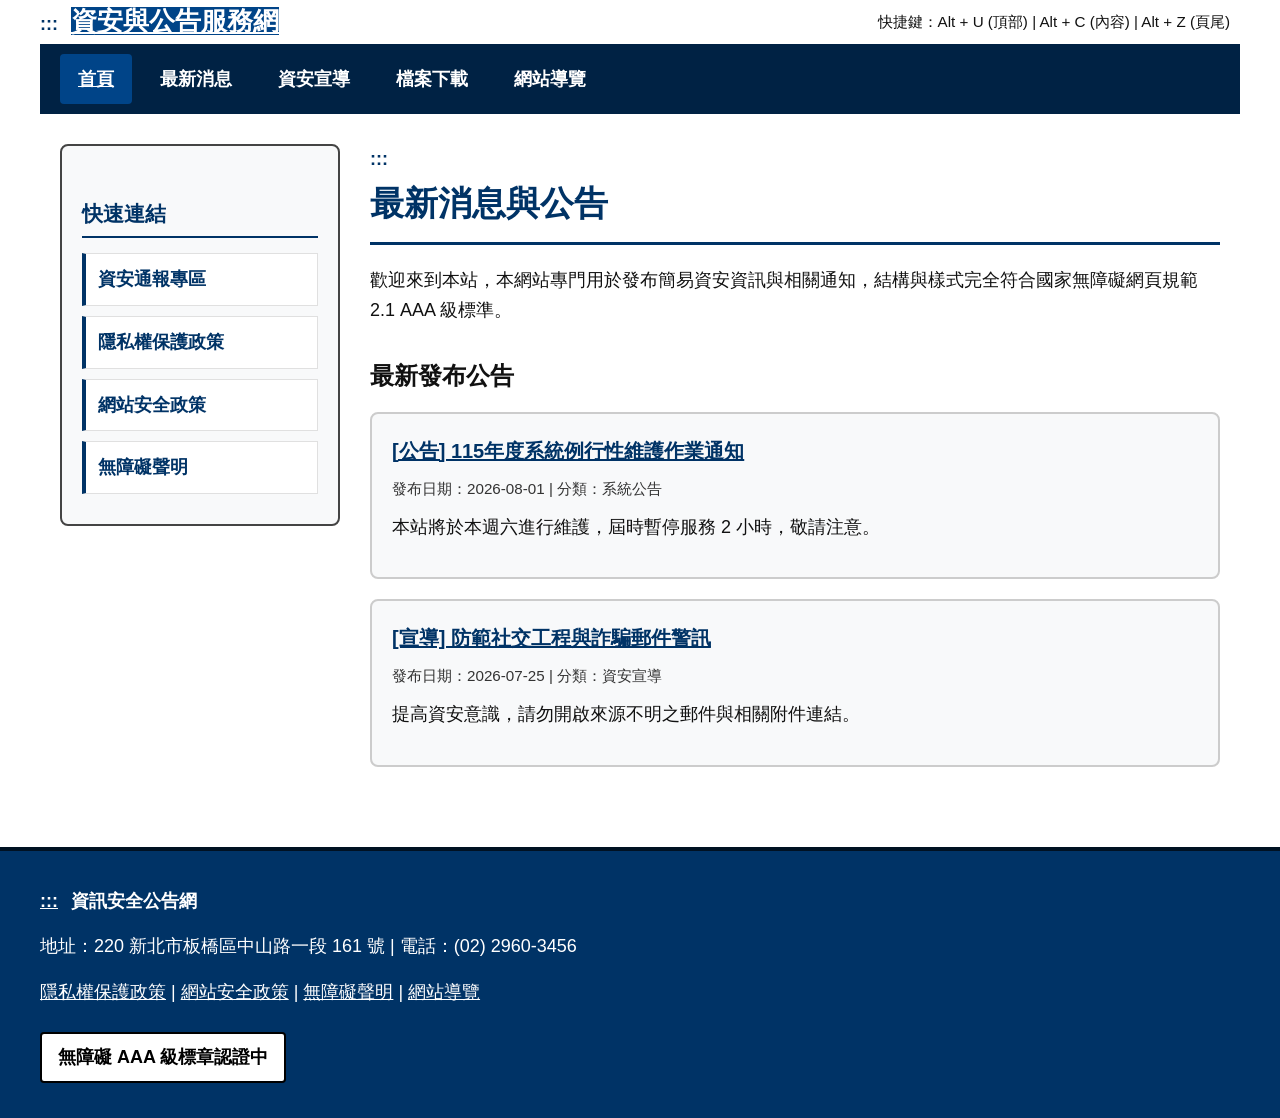
<file: index.html>
<!DOCTYPE html>
<html lang="zh-Hant-TW">
<head>
  <meta charset="UTF-8">
  <meta name="viewport" content="width=device-width, initial-scale=1.0">
  <title>最新消息與公告 - 資訊安全公告網</title>
  
  <!-- 引入全站自動化獨立組件載入器 -->
  <script src="components.js"></script>
</head>
<body>

  <!-- 無障礙跳頁連結 -->
  <a class="skip-link" href="#main-content">跳到主要內容區塊</a>

  <!-- 1. 獨立 Header 組件 -->
  <site-header role="banner" id="header-anchor"></site-header>

  <!-- 2. 獨立 Nav 組件 -->
  <site-nav role="navigation" aria-label="網站主選單" id="common-nav"></site-nav>

  <!-- 3. 中央雙欄主要內容區 -->
  <div class="layout-container">
    
    <!-- 獨立 Aside 側邊欄組件 -->
    <site-aside></site-aside>

    <!-- 頁面核心主要內容 -->
    <main id="main-content" role="main" tabindex="-1">
      <a href="#main-content" class="accesskey-anchor" title="中央內容區快捷鍵 (Alt+C)" accesskey="C">:::</a>
      
      <h1>最新消息與公告</h1>
      <p>歡迎來到本站，本網站專門用於發布簡易資安資訊與相關通知，結構與樣式完全符合國家無障礙網頁規範 2.1 AAA 級標準。</p>

      <h2>最新發布公告</h2>
      <ul class="data-list">
        <li class="data-item">
          <div class="data-item-title">
            <a href="news-detail-01.html">[公告] 115年度系統例行性維護作業通知</a>
          </div>
          <div class="data-item-date">發布日期：2026-08-01 | 分類：系統公告</div>
          <p>本站將於本週六進行維護，屆時暫停服務 2 小時，敬請注意。</p>
        </li>
        <li class="data-item">
          <div class="data-item-title">
            <a href="news-detail-02.html">[宣導] 防範社交工程與詐騙郵件警訊</a>
          </div>
          <div class="data-item-date">發布日期：2026-07-25 | 分類：資安宣導</div>
          <p>提高資安意識，請勿開啟來源不明之郵件與相關附件連結。</p>
        </li>
      </ul>
    </main>

  </div>

  <!-- 4. 獨立 Footer 組件 -->
  <site-footer role="contentinfo" id="footer-anchor"></site-footer>

</body>
</html>
</file>
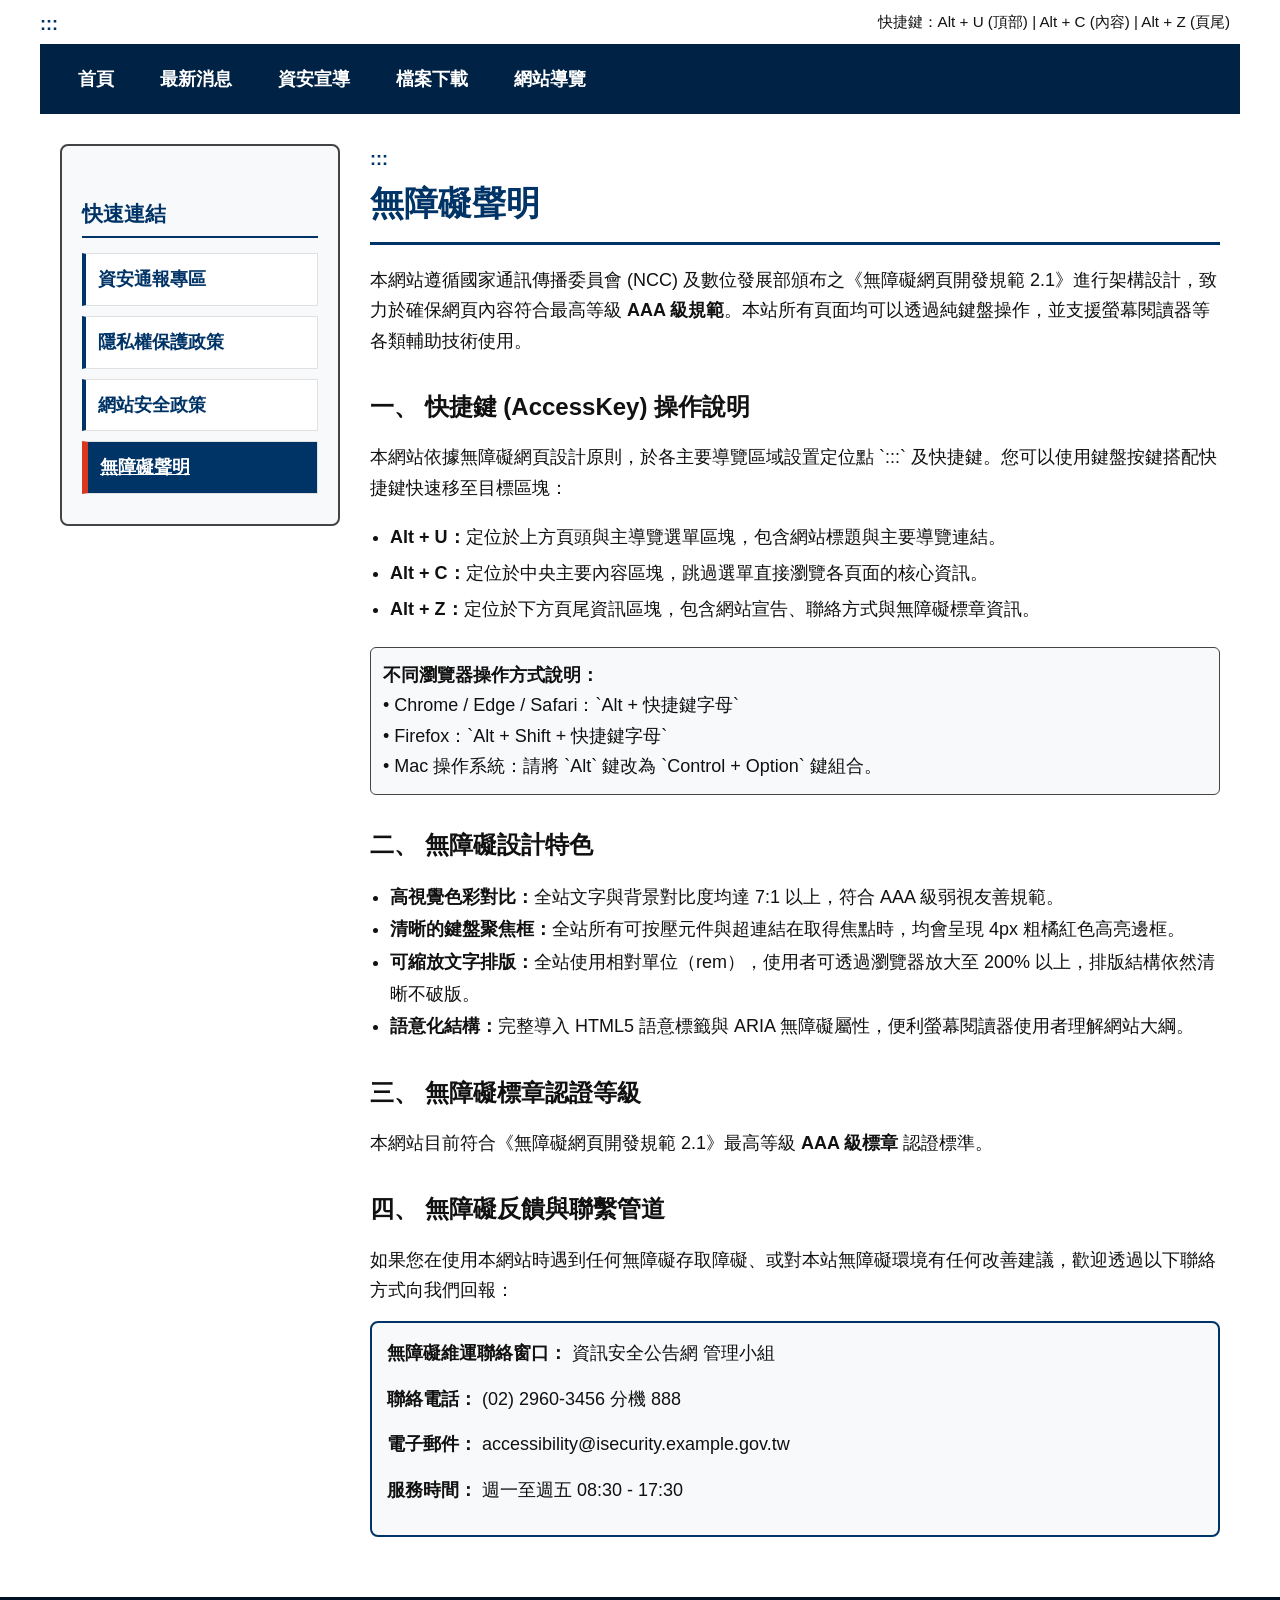
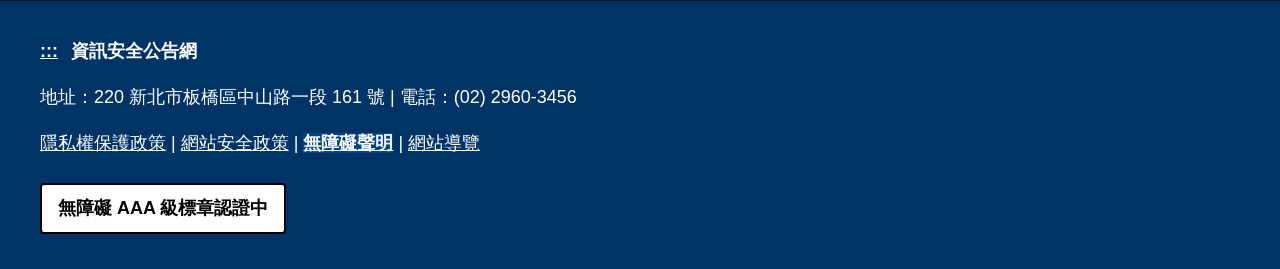
<file: accessibility.html>
<!DOCTYPE html>
<html lang="zh-Hant-TW">
<head>
  <meta charset="UTF-8">
  <meta name="viewport" content="width=device-width, initial-scale=1.0">
  <title>無障礙聲明 - 資訊安全公告網</title>

  <!-- 引入全站自動化獨立組件載入器 (自動載入 CSS、Favicon 與模組元件) -->
  <script src="components.js"></script>
</head>
<body>

  <!-- 無障礙跳頁連結 -->
  <a class="skip-link" href="#main-content">跳到主要內容區塊</a>

  <!-- 1. 獨立 Header 組件 -->
  <site-header role="banner" id="header-anchor"></site-header>

  <!-- 2. 獨立 Nav 組件 -->
  <site-nav role="navigation" aria-label="網站主選單" id="common-nav"></site-nav>

  <!-- 3. 中央雙欄主要內容區 -->
  <div class="layout-container">
    
    <!-- 獨立 Aside 側邊欄組件 -->
    <site-aside></site-aside>

    <!-- 中央主要內容區 (Main) -->
    <main id="main-content" role="main" tabindex="-1">
      <a href="#main-content" class="accesskey-anchor" title="中央內容區快捷鍵 (Alt+C)" accesskey="C">:::</a>
      
      <h1>無障礙聲明</h1>
      
      <p>本網站遵循國家通訊傳播委員會 (NCC) 及數位發展部頒布之《無障礙網頁開發規範 2.1》進行架構設計，致力於確保網頁內容符合最高等級 <strong>AAA 級規範</strong>。本站所有頁面均可以透過純鍵盤操作，並支援螢幕閱讀器等各類輔助技術使用。</p>

      <h2>一、 快捷鍵 (AccessKey) 操作說明</h2>
      <p>本網站依據無障礙網頁設計原則，於各主要導覽區域設置定位點 `:::` 及快捷鍵。您可以使用鍵盤按鍵搭配快捷鍵快速移至目標區塊：</p>

      <ul style="margin-left: 20px; margin-bottom: 20px; line-height: 2;">
        <li><strong>Alt + U：</strong>定位於上方頁頭與主導覽選單區塊，包含網站標題與主要導覽連結。</li>
        <li><strong>Alt + C：</strong>定位於中央主要內容區塊，跳過選單直接瀏覽各頁面的核心資訊。</li>
        <li><strong>Alt + Z：</strong>定位於下方頁尾資訊區塊，包含網站宣告、聯絡方式與無障礙標章資訊。</li>
      </ul>

      <p style="background-color: var(--card-bg); border: 1px solid var(--border-color); padding: 12px; border-radius: 6px; margin-bottom: 20px;">
        <strong>不同瀏覽器操作方式說明：</strong><br>
        • Chrome / Edge / Safari：`Alt + 快捷鍵字母`<br>
        • Firefox：`Alt + Shift + 快捷鍵字母`<br>
        • Mac 操作系統：請將 `Alt` 鍵改為 `Control + Option` 鍵組合。
      </p>

      <h2>二、 無障礙設計特色</h2>
      <ul style="margin-left: 20px; margin-bottom: 20px; line-height: 1.8;">
        <li><strong>高視覺色彩對比：</strong>全站文字與背景對比度均達 7:1 以上，符合 AAA 級弱視友善規範。</li>
        <li><strong>清晰的鍵盤聚焦框：</strong>全站所有可按壓元件與超連結在取得焦點時，均會呈現 4px 粗橘紅色高亮邊框。</li>
        <li><strong>可縮放文字排版：</strong>全站使用相對單位（rem），使用者可透過瀏覽器放大至 200% 以上，排版結構依然清晰不破版。</li>
        <li><strong>語意化結構：</strong>完整導入 HTML5 語意標籤與 ARIA 無障礙屬性，便利螢幕閱讀器使用者理解網站大綱。</li>
      </ul>

      <h2>三、 無障礙標章認證等級</h2>
      <p>本網站目前符合《無障礙網頁開發規範 2.1》最高等級 <strong>AAA 級標章</strong> 認證標準。</p>

      <h2>四、 無障礙反饋與聯繫管道</h2>
      <p>如果您在使用本網站時遇到任何無障礙存取障礙、或對本站無障礙環境有任何改善建議，歡迎透過以下聯絡方式向我們回報：</p>
      
      <div style="border: 2px solid var(--primary-color); padding: 15px; border-radius: 8px; background-color: var(--card-bg);">
        <p><strong>無障礙維運聯絡窗口：</strong> 資訊安全公告網 管理小組</p>
        <p><strong>聯絡電話：</strong> (02) 2960-3456 分機 888</p>
        <p><strong>電子郵件：</strong> accessibility@isecurity.example.gov.tw</p>
        <p><strong>服務時間：</strong> 週一至週五 08:30 - 17:30</p>
      </div>

    </main>

  </div>

  <!-- 4. 獨立 Footer 組件 -->
  <site-footer role="contentinfo" id="footer-anchor"></site-footer>

</body>
</html>
</file>
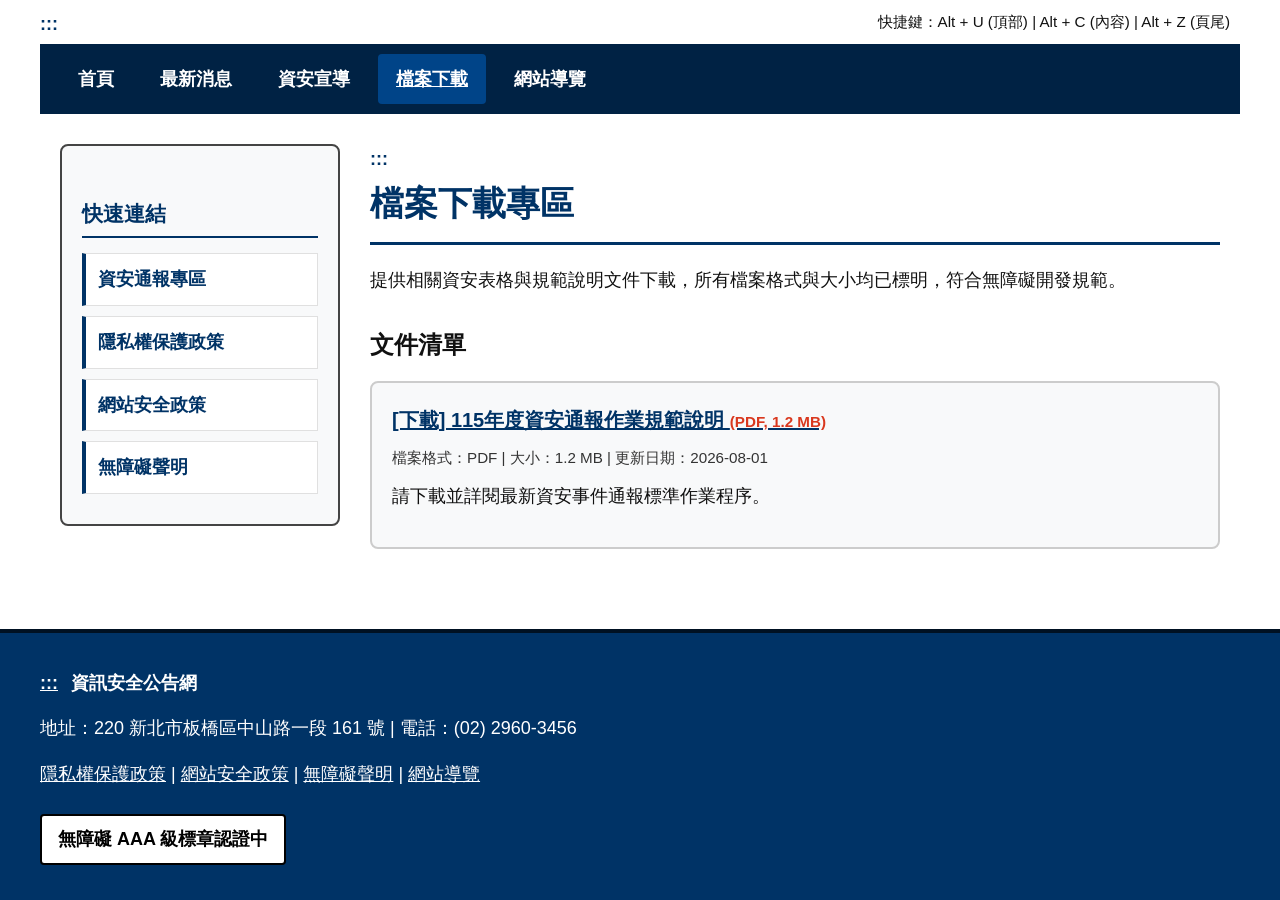
<file: download.html>
<!DOCTYPE html>
<html lang="zh-Hant-TW">
<head>
  <meta charset="UTF-8">
  <meta name="viewport" content="width=device-width, initial-scale=1.0">
  <title>檔案下載 - 資訊安全公告網</title>

  <!-- 引入全站自動化獨立組件載入器 (自動載入 CSS、Favicon 與模組元件) -->
  <script src="components.js"></script>
</head>
<body>

  <!-- 無障礙跳頁連結 -->
  <a class="skip-link" href="#main-content">跳到主要內容區塊</a>

  <!-- 1. 獨立 Header 組件 -->
  <site-header role="banner" id="header-anchor"></site-header>

  <!-- 2. 獨立 Nav 組件 -->
  <site-nav role="navigation" aria-label="網站主選單" id="common-nav"></site-nav>

  <!-- 3. 中央雙欄主要內容區 -->
  <div class="layout-container">
    
    <!-- 獨立 Aside 側邊欄組件 -->
    <site-aside></site-aside>

    <!-- 中央主要內容區 (Main) -->
    <main id="main-content" role="main" tabindex="-1">
      <a href="#main-content" class="accesskey-anchor" title="中央內容區快捷鍵 (Alt+C)" accesskey="C">:::</a>
      
      <h1>檔案下載專區</h1>
      <p>提供相關資安表格與規範說明文件下載，所有檔案格式與大小均已標明，符合無障礙開發規範。</p>

      <h2>文件清單</h2>
      <ul class="data-list">
        <li class="data-item">
          <div class="data-item-title">
            <a href="security-guidelines-115.pdf" title="下載：115年度資安通報作業規範說明 (PDF 檔案，大小 1.2 MB)" download="security-guidelines-115.pdf">
              [下載] 115年度資安通報作業規範說明 <span style="color: var(--focus-outline); font-size: 0.95rem;">(PDF, 1.2 MB)</span>
            </a>
          </div>
          <div class="data-item-date">檔案格式：PDF | 大小：1.2 MB | 更新日期：2026-08-01</div>
          <p>請下載並詳閱最新資安事件通報標準作業程序。</p>
        </li>
      </ul>
    </main>

  </div>

  <!-- 4. 獨立 Footer 組件 -->
  <site-footer role="contentinfo" id="footer-anchor"></site-footer>

</body>
</html>
</file>
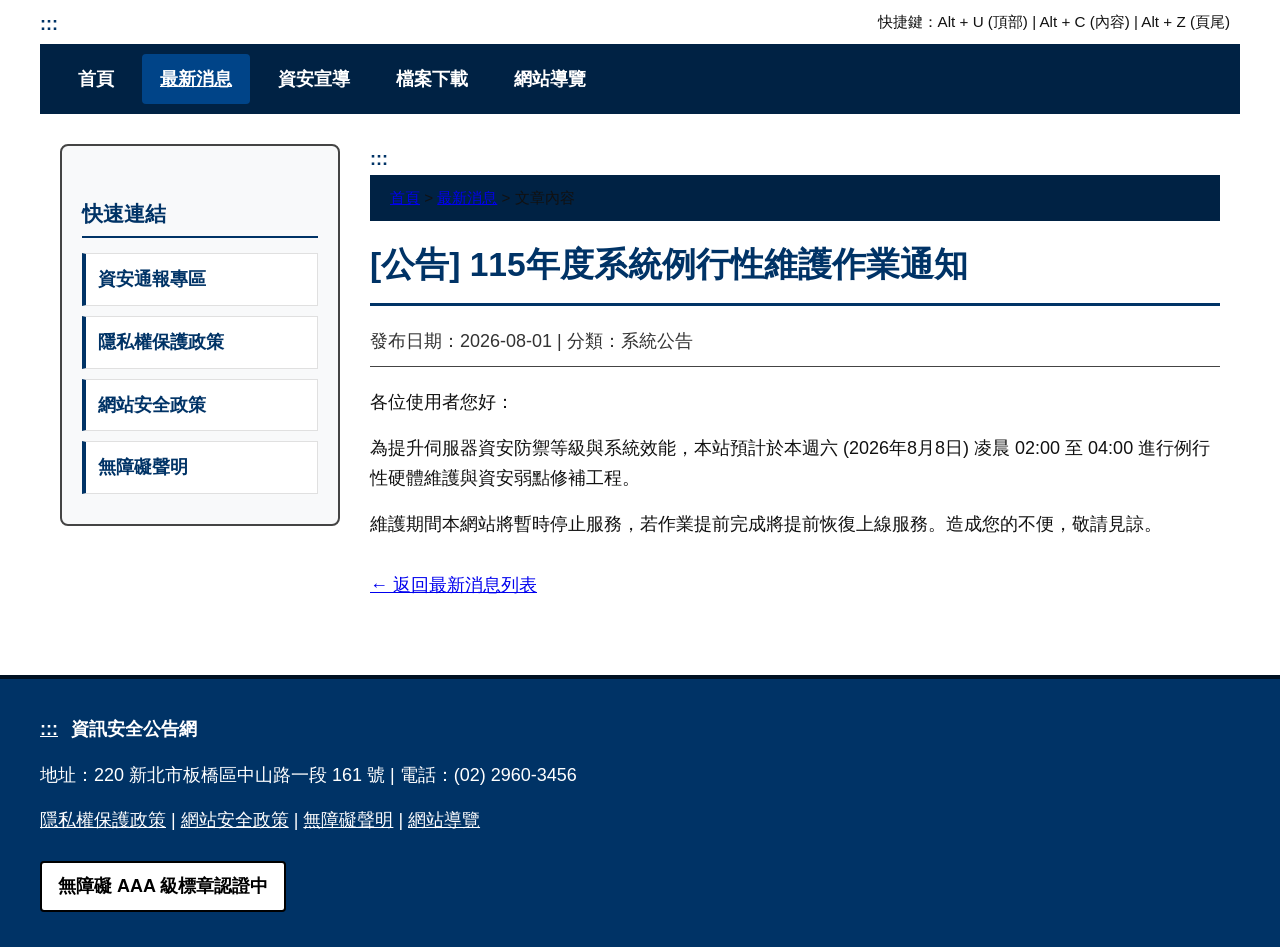
<file: news-detail-01.html>
<!DOCTYPE html>
<html lang="zh-Hant-TW">
<head>
  <meta charset="UTF-8">
  <meta name="viewport" content="width=device-width, initial-scale=1.0">
  <title>[公告] 115年度系統例行性維護作業通知 - 資訊安全公告網</title>

  <!-- 引入全站自動化獨立組件載入器 (自動載入 CSS、Favicon 與模組元件) -->
  <script src="components.js"></script>
</head>
<body>

  <!-- 無障礙跳頁連結 -->
  <a class="skip-link" href="#main-content">跳到主要內容區塊</a>

  <!-- 1. 獨立 Header 組件 -->
  <site-header role="banner" id="header-anchor"></site-header>

  <!-- 2. 獨立 Nav 組件 -->
  <site-nav role="navigation" aria-label="網站主選單" id="common-nav"></site-nav>

  <!-- 3. 中央雙欄主要內容區 -->
  <div class="layout-container">
    
    <!-- 獨立 Aside 側邊欄組件 -->
    <site-aside></site-aside>

    <!-- 中央主要內容區 (Main) -->
    <main id="main-content" role="main" tabindex="-1">
      <a href="#main-content" class="accesskey-anchor" title="中央內容區快捷鍵 (Alt+C)" accesskey="C">:::</a>
      
      <!-- 麵包屑導覽路徑，提升無障礙層級資訊感知 -->
      <nav aria-label="現在位置" style="margin-bottom: 15px; font-size: 0.95rem;">
        <a href="index.html">首頁</a> &gt; <a href="news.html">最新消息</a> &gt; <span aria-current="page">文章內容</span>
      </nav>

      <h1>[公告] 115年度系統例行性維護作業通知</h1>
      <p style="color: #333333; border-bottom: 1px solid #444444; padding-bottom: 10px;">發布日期：2026-08-01 | 分類：系統公告</p>

      <p style="margin-top: 20px;">各位使用者您好：</p>
      <p>為提升伺服器資安防禦等級與系統效能，本站預計於本週六 (2026年8月8日) 凌晨 02:00 至 04:00 進行例行性硬體維護與資安弱點修補工程。</p>
      <p>維護期間本網站將暫時停止服務，若作業提前完成將提前恢復上線服務。造成您的不便，敬請見諒。</p>

      <p style="margin-top: 30px;"><a href="news.html">← 返回最新消息列表</a></p>
    </main>

  </div>

  <!-- 4. 獨立 Footer 組件 -->
  <site-footer role="contentinfo" id="footer-anchor"></site-footer>

</body>
</html>
</file>
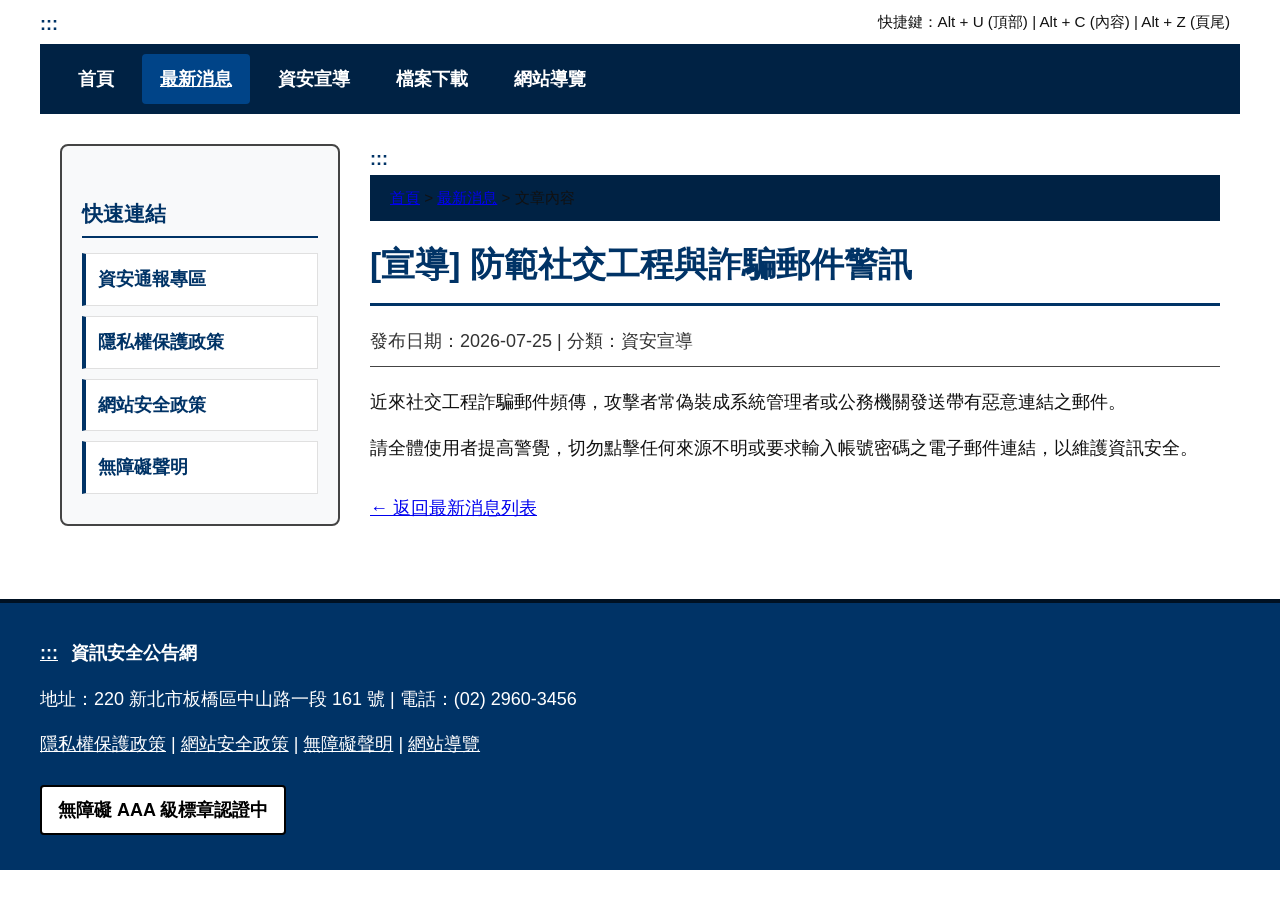
<file: news-detail-02.html>
<!DOCTYPE html>
<html lang="zh-Hant-TW">
<head>
  <meta charset="UTF-8">
  <meta name="viewport" content="width=device-width, initial-scale=1.0">
  <title>[宣導] 防範社交工程與詐騙郵件警訊 - 資訊安全公告網</title>

  <!-- 引入全站自動化獨立組件載入器 (自動載入 CSS、Favicon 與模組元件) -->
  <script src="components.js"></script>
</head>
<body>

  <!-- 無障礙跳頁連結 -->
  <a class="skip-link" href="#main-content">跳到主要內容區塊</a>

  <!-- 1. 獨立 Header 組件 -->
  <site-header role="banner" id="header-anchor"></site-header>

  <!-- 2. 獨立 Nav 組件 -->
  <site-nav role="navigation" aria-label="網站主選單" id="common-nav"></site-nav>

  <!-- 3. 中央雙欄主要內容區 -->
  <div class="layout-container">
    
    <!-- 獨立 Aside 側邊欄組件 -->
    <site-aside></site-aside>

    <!-- 中央主要內容區 (Main) -->
    <main id="main-content" role="main" tabindex="-1">
      <a href="#main-content" class="accesskey-anchor" title="中央內容區快捷鍵 (Alt+C)" accesskey="C">:::</a>
      
      <!-- 麵包屑導覽路徑，提升無障礙層級資訊感知 -->
      <nav aria-label="現在位置" style="margin-bottom: 15px; font-size: 0.95rem;">
        <a href="index.html">首頁</a> &gt; <a href="news.html">最新消息</a> &gt; <span aria-current="page">文章內容</span>
      </nav>

      <h1>[宣導] 防範社交工程與詐騙郵件警訊</h1>
      <p style="color: #333333; border-bottom: 1px solid #444444; padding-bottom: 10px;">發布日期：2026-07-25 | 分類：資安宣導</p>

      <p style="margin-top: 20px;">近來社交工程詐騙郵件頻傳，攻擊者常偽裝成系統管理者或公務機關發送帶有惡意連結之郵件。</p>
      <p>請全體使用者提高警覺，切勿點擊任何來源不明或要求輸入帳號密碼之電子郵件連結，以維護資訊安全。</p>

      <p style="margin-top: 30px;"><a href="news.html">← 返回最新消息列表</a></p>
    </main>

  </div>

  <!-- 4. 獨立 Footer 組件 -->
  <site-footer role="contentinfo" id="footer-anchor"></site-footer>

</body>
</html>
</file>
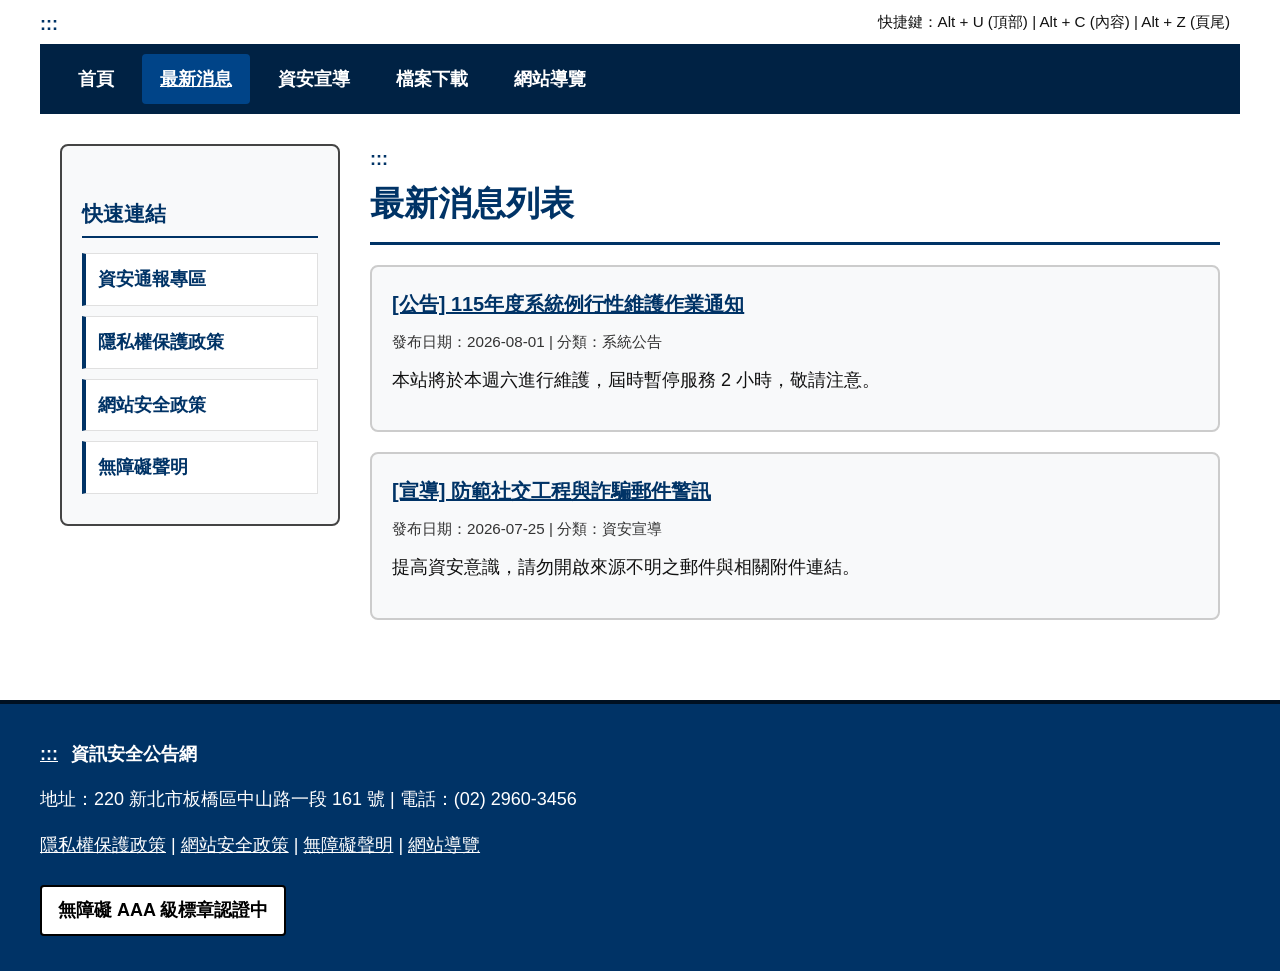
<file: news.html>
<!DOCTYPE html>
<html lang="zh-Hant-TW">
<head>
  <meta charset="UTF-8">
  <meta name="viewport" content="width=device-width, initial-scale=1.0">
  <title>最新消息 - 資訊安全公告網</title>

  <!-- 引入全站自動化獨立組件載入器 (自動載入 CSS、Favicon 與模組元件) -->
  <script src="components.js"></script>
</head>
<body>

  <!-- 無障礙跳頁連結 -->
  <a class="skip-link" href="#main-content">跳到主要內容區塊</a>

  <!-- 1. 獨立 Header 組件 -->
  <site-header role="banner" id="header-anchor"></site-header>

  <!-- 2. 獨立 Nav 組件 -->
  <site-nav role="navigation" aria-label="網站主選單" id="common-nav"></site-nav>

  <!-- 3. 中央雙欄主要內容區 -->
  <div class="layout-container">
    
    <!-- 獨立 Aside 側邊欄組件 -->
    <site-aside></site-aside>

    <!-- 中央主要內容區 (Main) -->
    <main id="main-content" role="main" tabindex="-1">
      <a href="#main-content" class="accesskey-anchor" title="中央內容區快捷鍵 (Alt+C)" accesskey="C">:::</a>
      
      <h1>最新消息列表</h1>
      <ul class="data-list">
        <li class="data-item">
          <div class="data-item-title">
            <a href="news-detail-01.html">[公告] 115年度系統例行性維護作業通知</a>
          </div>
          <div class="data-item-date">發布日期：2026-08-01 | 分類：系統公告</div>
          <p>本站將於本週六進行維護，屆時暫停服務 2 小時，敬請注意。</p>
        </li>
        <li class="data-item">
          <div class="data-item-title">
            <a href="news-detail-02.html">[宣導] 防範社交工程與詐騙郵件警訊</a>
          </div>
          <div class="data-item-date">發布日期：2026-07-25 | 分類：資安宣導</div>
          <p>提高資安意識，請勿開啟來源不明之郵件與相關附件連結。</p>
        </li>
      </ul>
    </main>

  </div>

  <!-- 4. 獨立 Footer 組件 -->
  <site-footer role="contentinfo" id="footer-anchor"></site-footer>

</body>
</html>
</file>
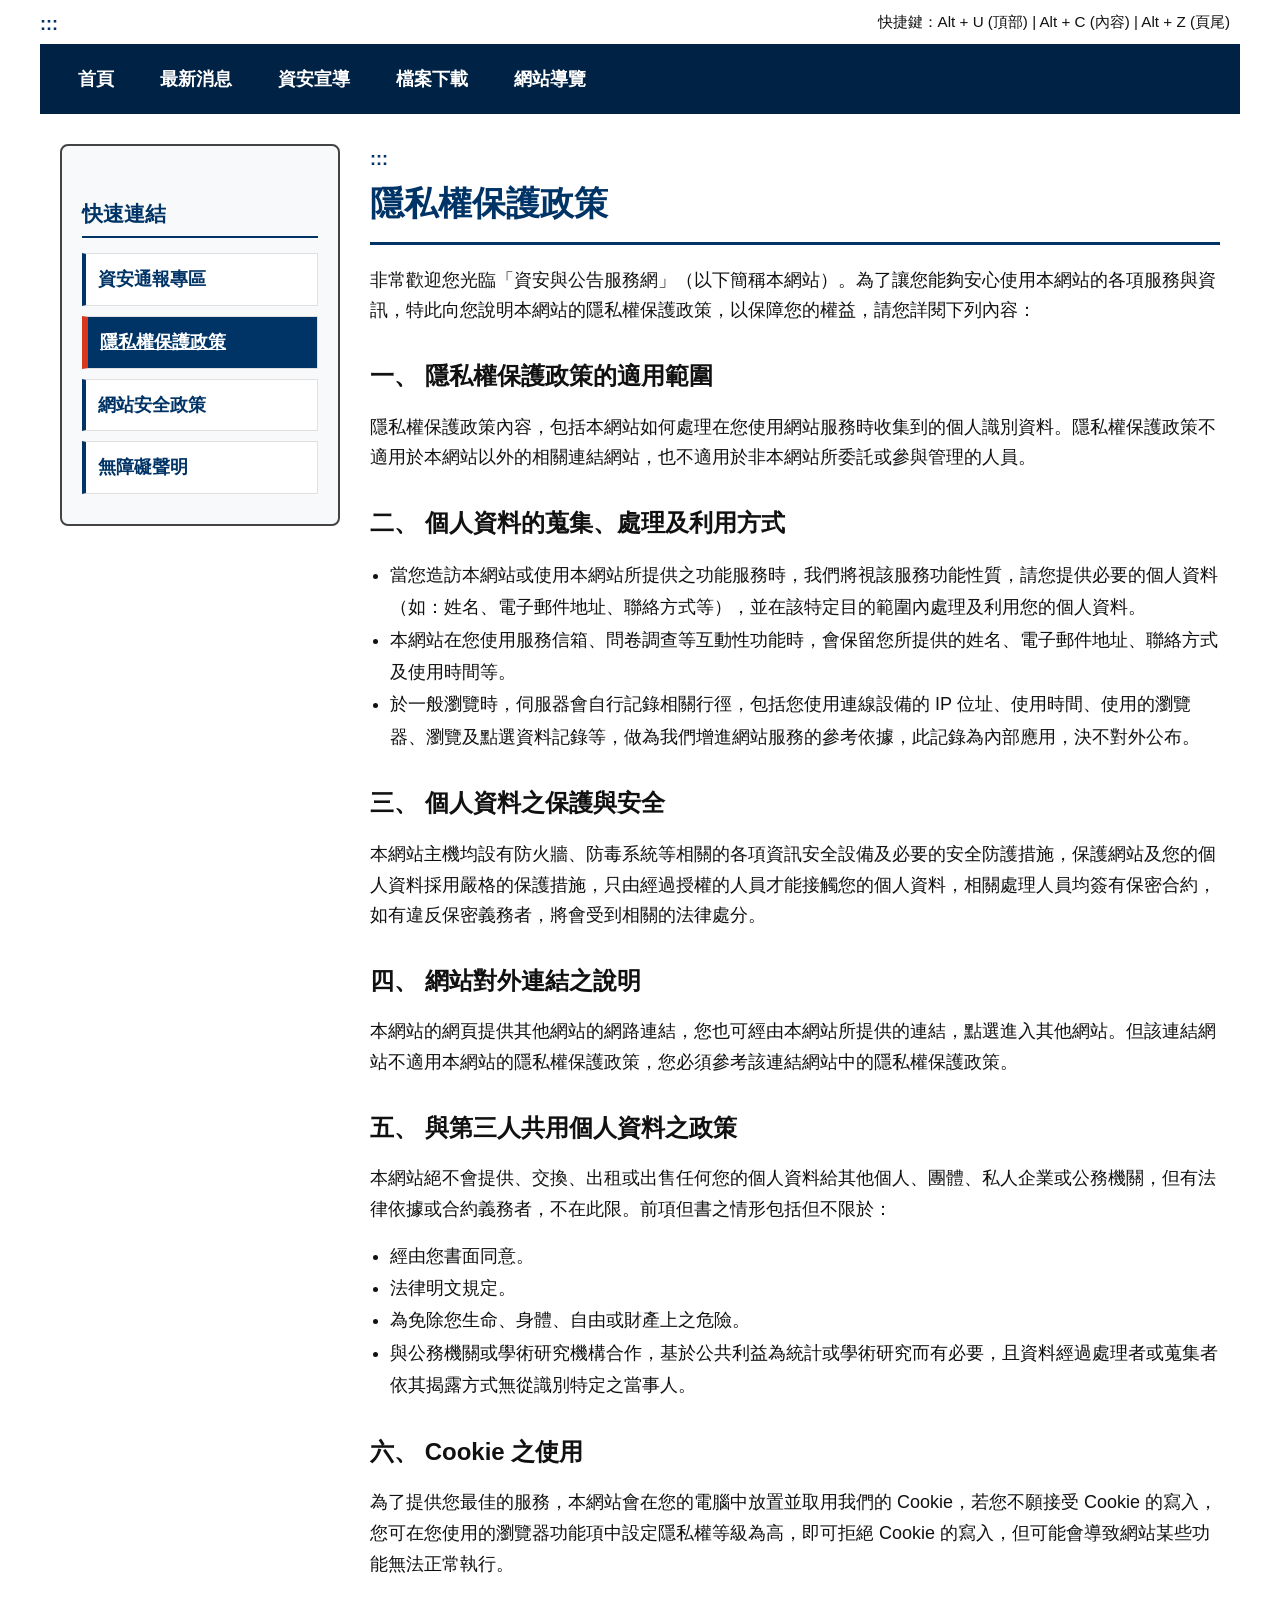
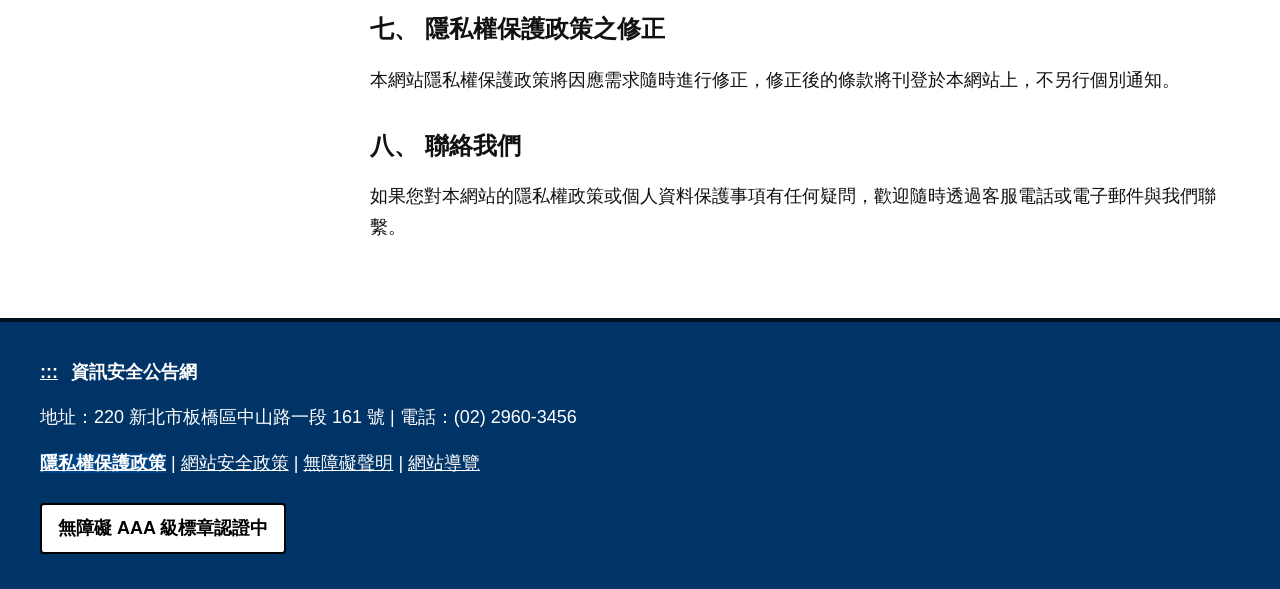
<file: privacy.html>
<!DOCTYPE html>
<html lang="zh-Hant-TW">
<head>
  <meta charset="UTF-8">
  <meta name="viewport" content="width=device-width, initial-scale=1.0">
  <title>隱私權保護政策 - 資訊安全公告網</title>

  <!-- 引入全站自動化獨立組件載入器 (自動載入 CSS、Favicon 與模組元件) -->
  <script src="components.js"></script>
</head>
<body>

  <!-- 無障礙跳頁連結 -->
  <a class="skip-link" href="#main-content">跳到主要內容區塊</a>

  <!-- 1. 獨立 Header 組件 -->
  <site-header role="banner" id="header-anchor"></site-header>

  <!-- 2. 獨立 Nav 組件 -->
  <site-nav role="navigation" aria-label="網站主選單" id="common-nav"></site-nav>

  <!-- 3. 中央雙欄主要內容區 -->
  <div class="layout-container">
    
    <!-- 獨立 Aside 側邊欄組件 -->
    <site-aside></site-aside>

    <!-- 中央主要內容區 (Main) -->
    <main id="main-content" role="main" tabindex="-1">
      <a href="#main-content" class="accesskey-anchor" title="中央內容區快捷鍵 (Alt+C)" accesskey="C">:::</a>
      
      <h1>隱私權保護政策</h1>
      
      <p>非常歡迎您光臨「資安與公告服務網」（以下簡稱本網站）。為了讓您能夠安心使用本網站的各項服務與資訊，特此向您說明本網站的隱私權保護政策，以保障您的權益，請您詳閱下列內容：</p>

      <h2>一、 隱私權保護政策的適用範圍</h2>
      <p>隱私權保護政策內容，包括本網站如何處理在您使用網站服務時收集到的個人識別資料。隱私權保護政策不適用於本網站以外的相關連結網站，也不適用於非本網站所委託或參與管理的人員。</p>

      <h2>二、 個人資料的蒐集、處理及利用方式</h2>
      <ul style="margin-left: 20px; margin-bottom: 20px; line-height: 1.8;">
        <li>當您造訪本網站或使用本網站所提供之功能服務時，我們將視該服務功能性質，請您提供必要的個人資料（如：姓名、電子郵件地址、聯絡方式等），並在該特定目的範圍內處理及利用您的個人資料。</li>
        <li>本網站在您使用服務信箱、問卷調查等互動性功能時，會保留您所提供的姓名、電子郵件地址、聯絡方式及使用時間等。</li>
        <li>於一般瀏覽時，伺服器會自行記錄相關行徑，包括您使用連線設備的 IP 位址、使用時間、使用的瀏覽器、瀏覽及點選資料記錄等，做為我們增進網站服務的參考依據，此記錄為內部應用，決不對外公布。</li>
      </ul>

      <h2>三、 個人資料之保護與安全</h2>
      <p>本網站主機均設有防火牆、防毒系統等相關的各項資訊安全設備及必要的安全防護措施，保護網站及您的個人資料採用嚴格的保護措施，只由經過授權的人員才能接觸您的個人資料，相關處理人員均簽有保密合約，如有違反保密義務者，將會受到相關的法律處分。</p>

      <h2>四、 網站對外連結之說明</h2>
      <p>本網站的網頁提供其他網站的網路連結，您也可經由本網站所提供的連結，點選進入其他網站。但該連結網站不適用本網站的隱私權保護政策，您必須參考該連結網站中的隱私權保護政策。</p>

      <h2>五、 與第三人共用個人資料之政策</h2>
      <p>本網站絕不會提供、交換、出租或出售任何您的個人資料給其他個人、團體、私人企業或公務機關，但有法律依據或合約義務者，不在此限。前項但書之情形包括但不限於：</p>
      <ul style="margin-left: 20px; margin-bottom: 20px; line-height: 1.8;">
        <li>經由您書面同意。</li>
        <li>法律明文規定。</li>
        <li>為免除您生命、身體、自由或財產上之危險。</li>
        <li>與公務機關或學術研究機構合作，基於公共利益為統計或學術研究而有必要，且資料經過處理者或蒐集者依其揭露方式無從識別特定之當事人。</li>
      </ul>

      <h2>六、 Cookie 之使用</h2>
      <p>為了提供您最佳的服務，本網站會在您的電腦中放置並取用我們的 Cookie，若您不願接受 Cookie 的寫入，您可在您使用的瀏覽器功能項中設定隱私權等級為高，即可拒絕 Cookie 的寫入，但可能會導致網站某些功能無法正常執行。</p>

      <h2>七、 隱私權保護政策之修正</h2>
      <p>本網站隱私權保護政策將因應需求隨時進行修正，修正後的條款將刊登於本網站上，不另行個別通知。</p>

      <h2>八、 聯絡我們</h2>
      <p>如果您對本網站的隱私權政策或個人資料保護事項有任何疑問，歡迎隨時透過客服電話或電子郵件與我們聯繫。</p>

    </main>

  </div>

  <!-- 4. 獨立 Footer 組件 -->
  <site-footer role="contentinfo" id="footer-anchor"></site-footer>

</body>
</html>
</file>
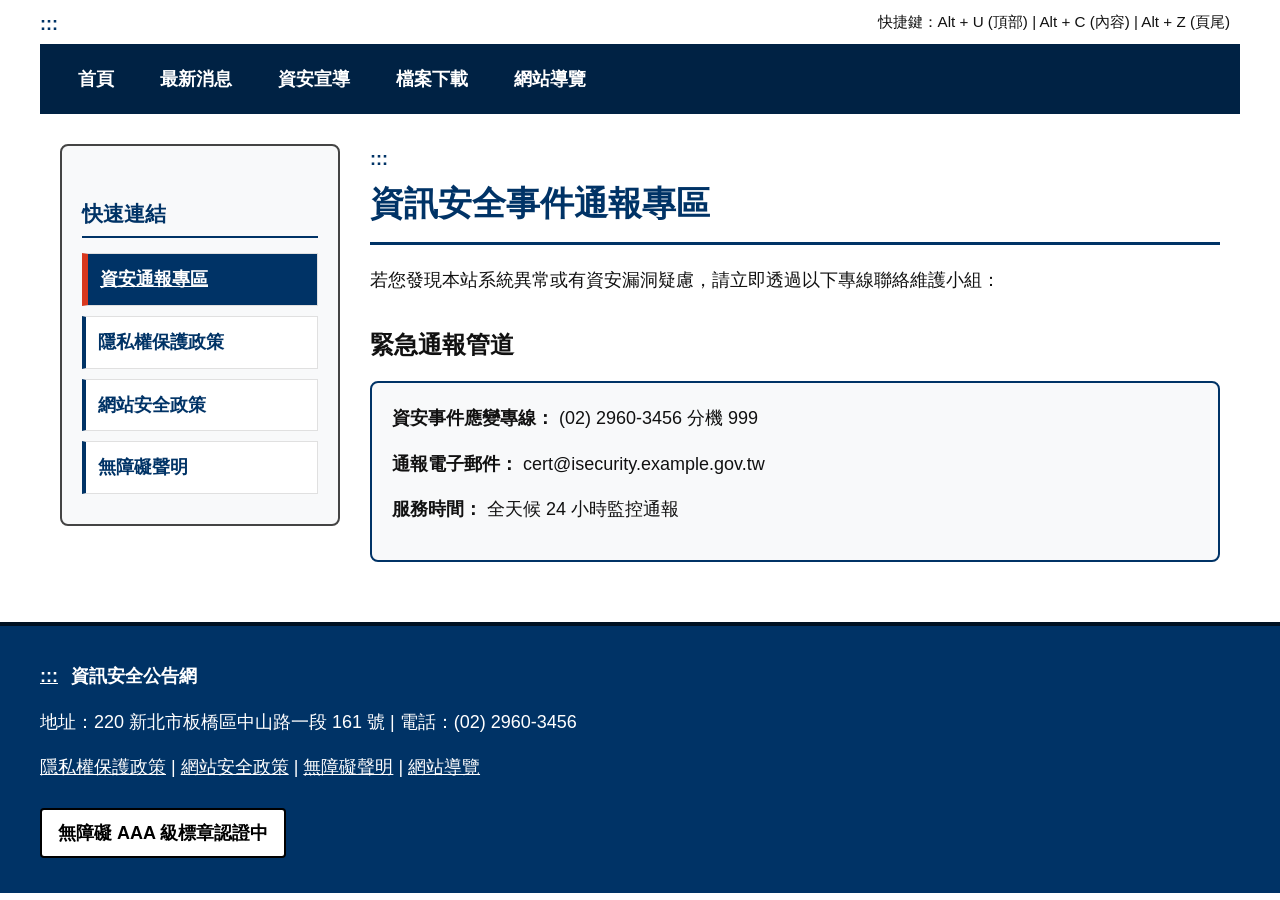
<file: report.html>
<!DOCTYPE html>
<html lang="zh-Hant-TW">
<head>
  <meta charset="UTF-8">
  <meta name="viewport" content="width=device-width, initial-scale=1.0">
  <title>資安通報專區 - 資訊安全公告網</title>

  <!-- 引入全站自動化獨立組件載入器 (自動載入 CSS、Favicon 與模組元件) -->
  <script src="components.js"></script>
</head>
<body>

  <!-- 無障礙跳頁連結 -->
  <a class="skip-link" href="#main-content">跳到主要內容區塊</a>

  <!-- 1. 獨立 Header 組件 -->
  <site-header role="banner" id="header-anchor"></site-header>

  <!-- 2. 獨立 Nav 組件 -->
  <site-nav role="navigation" aria-label="網站主選單" id="common-nav"></site-nav>

  <!-- 3. 中央雙欄主要內容區 -->
  <div class="layout-container">
    
    <!-- 獨立 Aside 側邊欄組件 -->
    <site-aside></site-aside>

    <!-- 中央主要內容區 (Main) -->
    <main id="main-content" role="main" tabindex="-1">
      <a href="#main-content" class="accesskey-anchor" title="中央內容區快捷鍵 (Alt+C)" accesskey="C">:::</a>
      
      <h1>資訊安全事件通報專區</h1>
      <p>若您發現本站系統異常或有資安漏洞疑慮，請立即透過以下專線聯絡維護小組：</p>

      <h2>緊急通報管道</h2>
      <div style="border: 2px solid var(--primary-color); padding: 20px; border-radius: 8px; background-color: var(--card-bg);">
        <p><strong>資安事件應變專線：</strong> (02) 2960-3456 分機 999</p>
        <p><strong>通報電子郵件：</strong> cert@isecurity.example.gov.tw</p>
        <p><strong>服務時間：</strong> 全天候 24 小時監控通報</p>
      </div>
    </main>

  </div>

  <!-- 4. 獨立 Footer 組件 -->
  <site-footer role="contentinfo" id="footer-anchor"></site-footer>

</body>
</html>
</file>
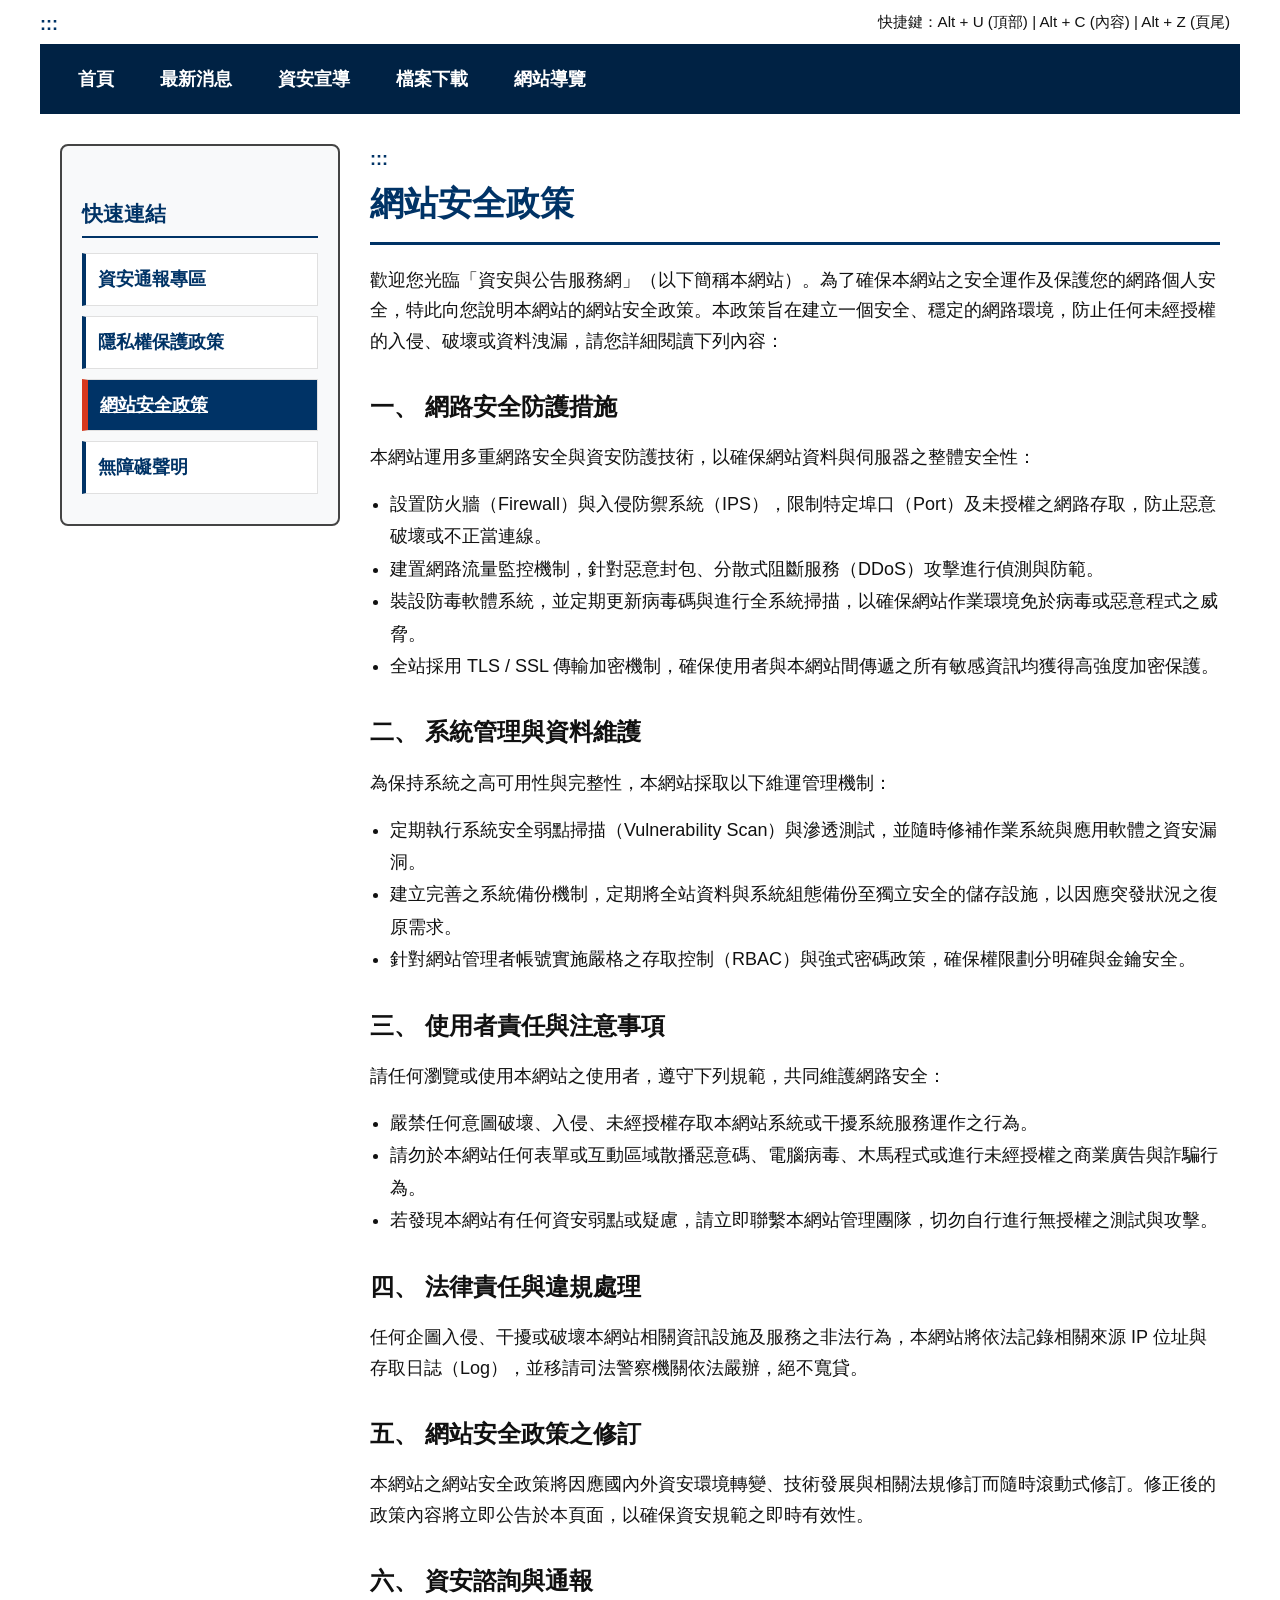
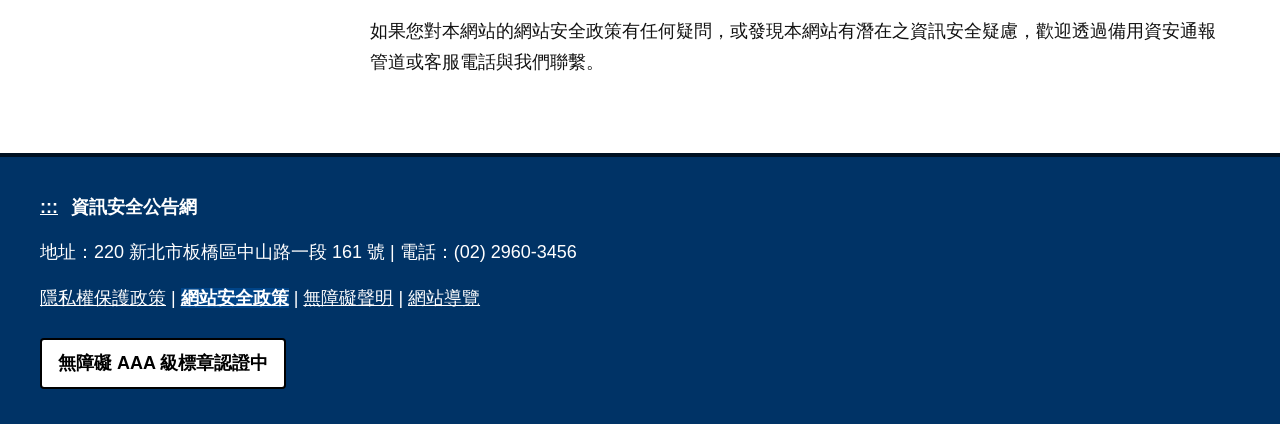
<file: security-policy.html>
<!DOCTYPE html>
<html lang="zh-Hant-TW">
<head>
  <meta charset="UTF-8">
  <meta name="viewport" content="width=device-width, initial-scale=1.0">
  <title>網站安全政策 - 資訊安全公告網</title>

  <!-- 引入全站自動化獨立組件載入器 (自動載入 CSS、Favicon 與模組元件) -->
  <script src="components.js"></script>
</head>
<body>

  <!-- 無障礙跳頁連結 -->
  <a class="skip-link" href="#main-content">跳到主要內容區塊</a>

  <!-- 1. 獨立 Header 組件 -->
  <site-header role="banner" id="header-anchor"></site-header>

  <!-- 2. 獨立 Nav 組件 -->
  <site-nav role="navigation" aria-label="網站主選單" id="common-nav"></site-nav>

  <!-- 3. 中央雙欄主要內容區 -->
  <div class="layout-container">
    
    <!-- 獨立 Aside 側邊欄組件 -->
    <site-aside></site-aside>

    <!-- 中央主要內容區 (Main) -->
    <main id="main-content" role="main" tabindex="-1">
      <a href="#main-content" class="accesskey-anchor" title="中央內容區快捷鍵 (Alt+C)" accesskey="C">:::</a>
      
      <h1>網站安全政策</h1>
      
      <p>歡迎您光臨「資安與公告服務網」（以下簡稱本網站）。為了確保本網站之安全運作及保護您的網路個人安全，特此向您說明本網站的網站安全政策。本政策旨在建立一個安全、穩定的網路環境，防止任何未經授權的入侵、破壞或資料洩漏，請您詳細閱讀下列內容：</p>

      <h2>一、 網路安全防護措施</h2>
      <p>本網站運用多重網路安全與資安防護技術，以確保網站資料與伺服器之整體安全性：</p>
      <ul style="margin-left: 20px; margin-bottom: 20px; line-height: 1.8;">
        <li>設置防火牆（Firewall）與入侵防禦系統（IPS），限制特定埠口（Port）及未授權之網路存取，防止惡意破壞或不正當連線。</li>
        <li>建置網路流量監控機制，針對惡意封包、分散式阻斷服務（DDoS）攻擊進行偵測與防範。</li>
        <li>裝設防毒軟體系統，並定期更新病毒碼與進行全系統掃描，以確保網站作業環境免於病毒或惡意程式之威脅。</li>
        <li>全站採用 TLS / SSL 傳輸加密機制，確保使用者與本網站間傳遞之所有敏感資訊均獲得高強度加密保護。</li>
      </ul>

      <h2>二、 系統管理與資料維護</h2>
      <p>為保持系統之高可用性與完整性，本網站採取以下維運管理機制：</p>
      <ul style="margin-left: 20px; margin-bottom: 20px; line-height: 1.8;">
        <li>定期執行系統安全弱點掃描（Vulnerability Scan）與滲透測試，並隨時修補作業系統與應用軟體之資安漏洞。</li>
        <li>建立完善之系統備份機制，定期將全站資料與系統組態備份至獨立安全的儲存設施，以因應突發狀況之復原需求。</li>
        <li>針對網站管理者帳號實施嚴格之存取控制（RBAC）與強式密碼政策，確保權限劃分明確與金鑰安全。</li>
      </ul>

      <h2>三、 使用者責任與注意事項</h2>
      <p>請任何瀏覽或使用本網站之使用者，遵守下列規範，共同維護網路安全：</p>
      <ul style="margin-left: 20px; margin-bottom: 20px; line-height: 1.8;">
        <li>嚴禁任何意圖破壞、入侵、未經授權存取本網站系統或干擾系統服務運作之行為。</li>
        <li>請勿於本網站任何表單或互動區域散播惡意碼、電腦病毒、木馬程式或進行未經授權之商業廣告與詐騙行為。</li>
        <li>若發現本網站有任何資安弱點或疑慮，請立即聯繫本網站管理團隊，切勿自行進行無授權之測試與攻擊。</li>
      </ul>

      <h2>四、 法律責任與違規處理</h2>
      <p>任何企圖入侵、干擾或破壞本網站相關資訊設施及服務之非法行為，本網站將依法記錄相關來源 IP 位址與存取日誌（Log），並移請司法警察機關依法嚴辦，絕不寬貸。</p>

      <h2>五、 網站安全政策之修訂</h2>
      <p>本網站之網站安全政策將因應國內外資安環境轉變、技術發展與相關法規修訂而隨時滾動式修訂。修正後的政策內容將立即公告於本頁面，以確保資安規範之即時有效性。</p>

      <h2>六、 資安諮詢與通報</h2>
      <p>如果您對本網站的網站安全政策有任何疑問，或發現本網站有潛在之資訊安全疑慮，歡迎透過備用資安通報管道或客服電話與我們聯繫。</p>

    </main>

  </div>

  <!-- 4. 獨立 Footer 組件 -->
  <site-footer role="contentinfo" id="footer-anchor"></site-footer>

</body>
</html>
</file>
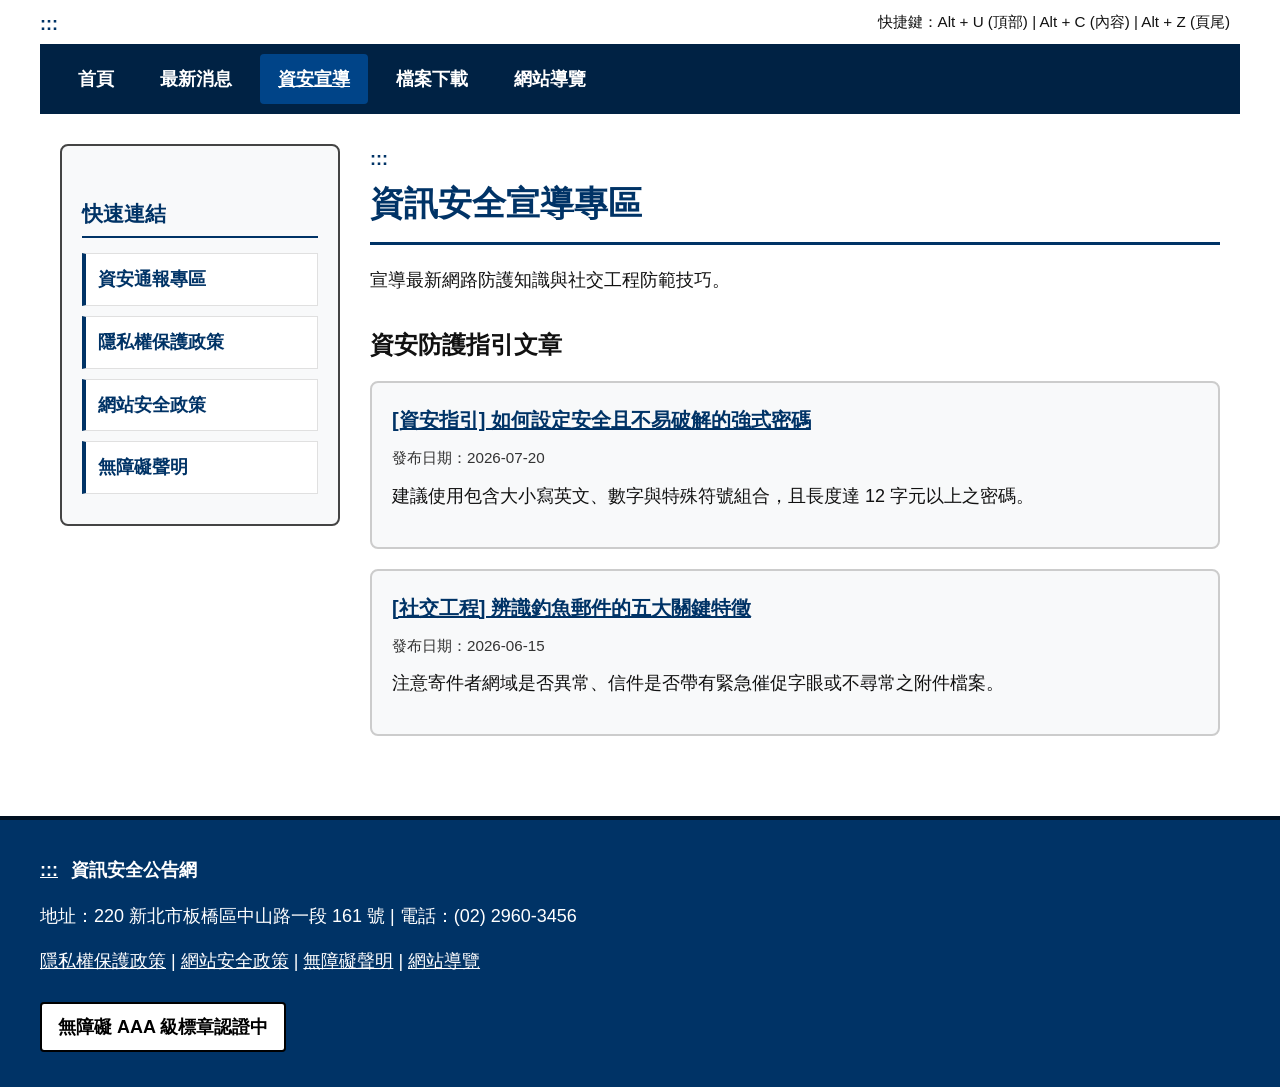
<file: security.html>
<!DOCTYPE html>
<html lang="zh-Hant-TW">
<head>
  <meta charset="UTF-8">
  <meta name="viewport" content="width=device-width, initial-scale=1.0">
  <title>資安宣導 - 資訊安全公告網</title>

  <!-- 引入全站自動化獨立組件載入器 (自動載入 CSS、Favicon 與模組元件) -->
  <script src="components.js"></script>
</head>
<body>

  <!-- 無障礙跳頁連結 -->
  <a class="skip-link" href="#main-content">跳到主要內容區塊</a>

  <!-- 1. 獨立 Header 組件 -->
  <site-header role="banner" id="header-anchor"></site-header>

  <!-- 2. 獨立 Nav 組件 -->
  <site-nav role="navigation" aria-label="網站主選單" id="common-nav"></site-nav>

  <!-- 3. 中央雙欄主要內容區 -->
  <div class="layout-container">
    
    <!-- 獨立 Aside 側邊欄組件 -->
    <site-aside></site-aside>

    <!-- 中央主要內容區 (Main) -->
    <main id="main-content" role="main" tabindex="-1">
      <a href="#main-content" class="accesskey-anchor" title="中央內容區快捷鍵 (Alt+C)" accesskey="C">:::</a>
      
      <h1>資訊安全宣導專區</h1>
      <p>宣導最新網路防護知識與社交工程防範技巧。</p>

      <h2>資安防護指引文章</h2>
      <ul class="data-list">
        <li class="data-item">
          <div class="data-item-title">
            <a href="news-detail-01.html">[資安指引] 如何設定安全且不易破解的強式密碼</a>
          </div>
          <div class="data-item-date">發布日期：2026-07-20</div>
          <p>建議使用包含大小寫英文、數字與特殊符號組合，且長度達 12 字元以上之密碼。</p>
        </li>
        <li class="data-item">
          <div class="data-item-title">
            <a href="news-detail-02.html">[社交工程] 辨識釣魚郵件的五大關鍵特徵</a>
          </div>
          <div class="data-item-date">發布日期：2026-06-15</div>
          <p>注意寄件者網域是否異常、信件是否帶有緊急催促字眼或不尋常之附件檔案。</p>
        </li>
      </ul>
    </main>

  </div>

  <!-- 4. 獨立 Footer 組件 -->
  <site-footer role="contentinfo" id="footer-anchor"></site-footer>

</body>
</html>
</file>
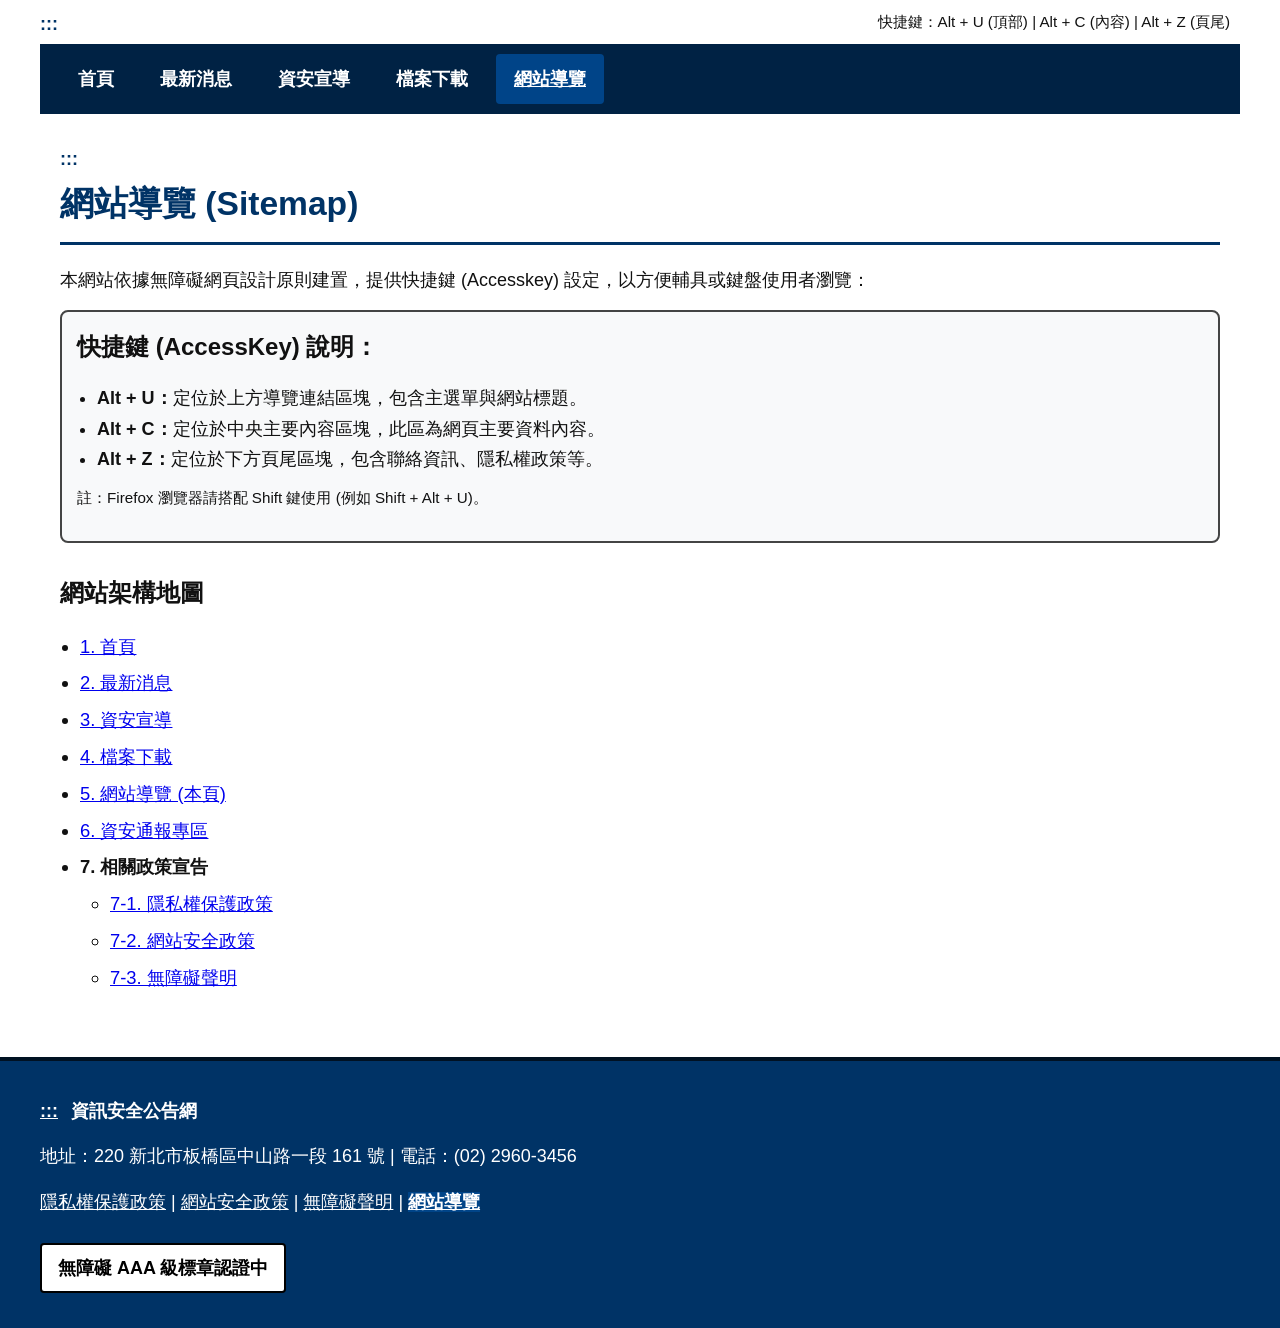
<file: sitemap.html>
<!DOCTYPE html>
<html lang="zh-Hant-TW">
<head>
  <meta charset="UTF-8">
  <meta name="viewport" content="width=device-width, initial-scale=1.0">
  <title>網站導覽 - 資訊安全公告網</title>

  <!-- 引入全站自動化獨立組件載入器 (自動載入 CSS、Favicon 與元件) -->
  <script src="components.js"></script>
</head>
<body>

  <!-- 無障礙跳頁連結 -->
  <a class="skip-link" href="#main-content">跳到主要內容區塊</a>

  <!-- 1. 獨立 Header 組件 -->
  <site-header role="banner" id="header-anchor"></site-header>

  <!-- 2. 獨立 Nav 組件 -->
  <site-nav role="navigation" aria-label="網站主選單" id="common-nav"></site-nav>

  <!-- 3. 中央雙欄主要內容區 -->
  <div class="layout-container">
    
    <!-- 獨立 Aside 側邊欄組件 -->
    <site-aside></site-aside>

    <!-- 主內容區：網站導覽樹狀結構 -->
    <main id="main-content" role="main" tabindex="-1">
      <a href="#main-content" class="accesskey-anchor" title="中央內容區快捷鍵 (Alt+C)" accesskey="C">:::</a>
      
      <h1>網站導覽 (Sitemap)</h1>
      <p>本網站依據無障礙網頁設計原則建置，提供快捷鍵 (Accesskey) 設定，以方便輔具或鍵盤使用者瀏覽：</p>
      
      <div style="background-color: var(--card-bg); border: 2px solid var(--border-color); padding: 15px; border-radius: 8px; margin-bottom: 25px;">
        <h2 style="margin-top: 0;">快捷鍵 (AccessKey) 說明：</h2>
        <ul style="margin-left: 20px;">
          <li><strong>Alt + U：</strong>定位於上方導覽連結區塊，包含主選單與網站標題。</li>
          <li><strong>Alt + C：</strong>定位於中央主要內容區塊，此區為網頁主要資料內容。</li>
          <li><strong>Alt + Z：</strong>定位於下方頁尾區塊，包含聯絡資訊、隱私權政策等。</li>
        </ul>
        <p style="margin-top: 10px; font-size: 0.95rem;">註：Firefox 瀏覽器請搭配 Shift 鍵使用 (例如 Shift + Alt + U)。</p>
      </div>

      <h2>網站架構地圖</h2>
      
      <!-- 樹狀結構地圖 (已移除 HTML 靜態寫死的 aria-current，改由 components.js 自動高亮) -->
      <ul style="line-height: 2; font-size: 1.15rem; margin-left: 20px;">
        <li>
          <a href="index.html">1. 首頁</a>
        </li>
        <li>
          <a href="news.html">2. 最新消息</a>
        </li>
        <li>
          <a href="security.html">3. 資安宣導</a>
        </li>
        <li>
          <a href="download.html">4. 檔案下載</a>
        </li>
        <li>
          <a href="sitemap.html">5. 網站導覽 (本頁)</a>
        </li>
        <li>
          <a href="report.html">6. 資安通報專區</a>
        </li>
        <li>
          <strong>7. 相關政策宣告</strong>
          <ul style="margin-left: 30px;">
            <li><a href="privacy.html">7-1. 隱私權保護政策</a></li>
            <li><a href="security-policy.html">7-2. 網站安全政策</a></li>
            <li><a href="accessibility.html">7-3. 無障礙聲明</a></li>
          </ul>
        </li>
      </ul>

    </main>

  </div>

  <!-- 4. 獨立 Footer 組件 -->
  <site-footer role="contentinfo" id="footer-anchor"></site-footer>

</body>
</html>
</file>
